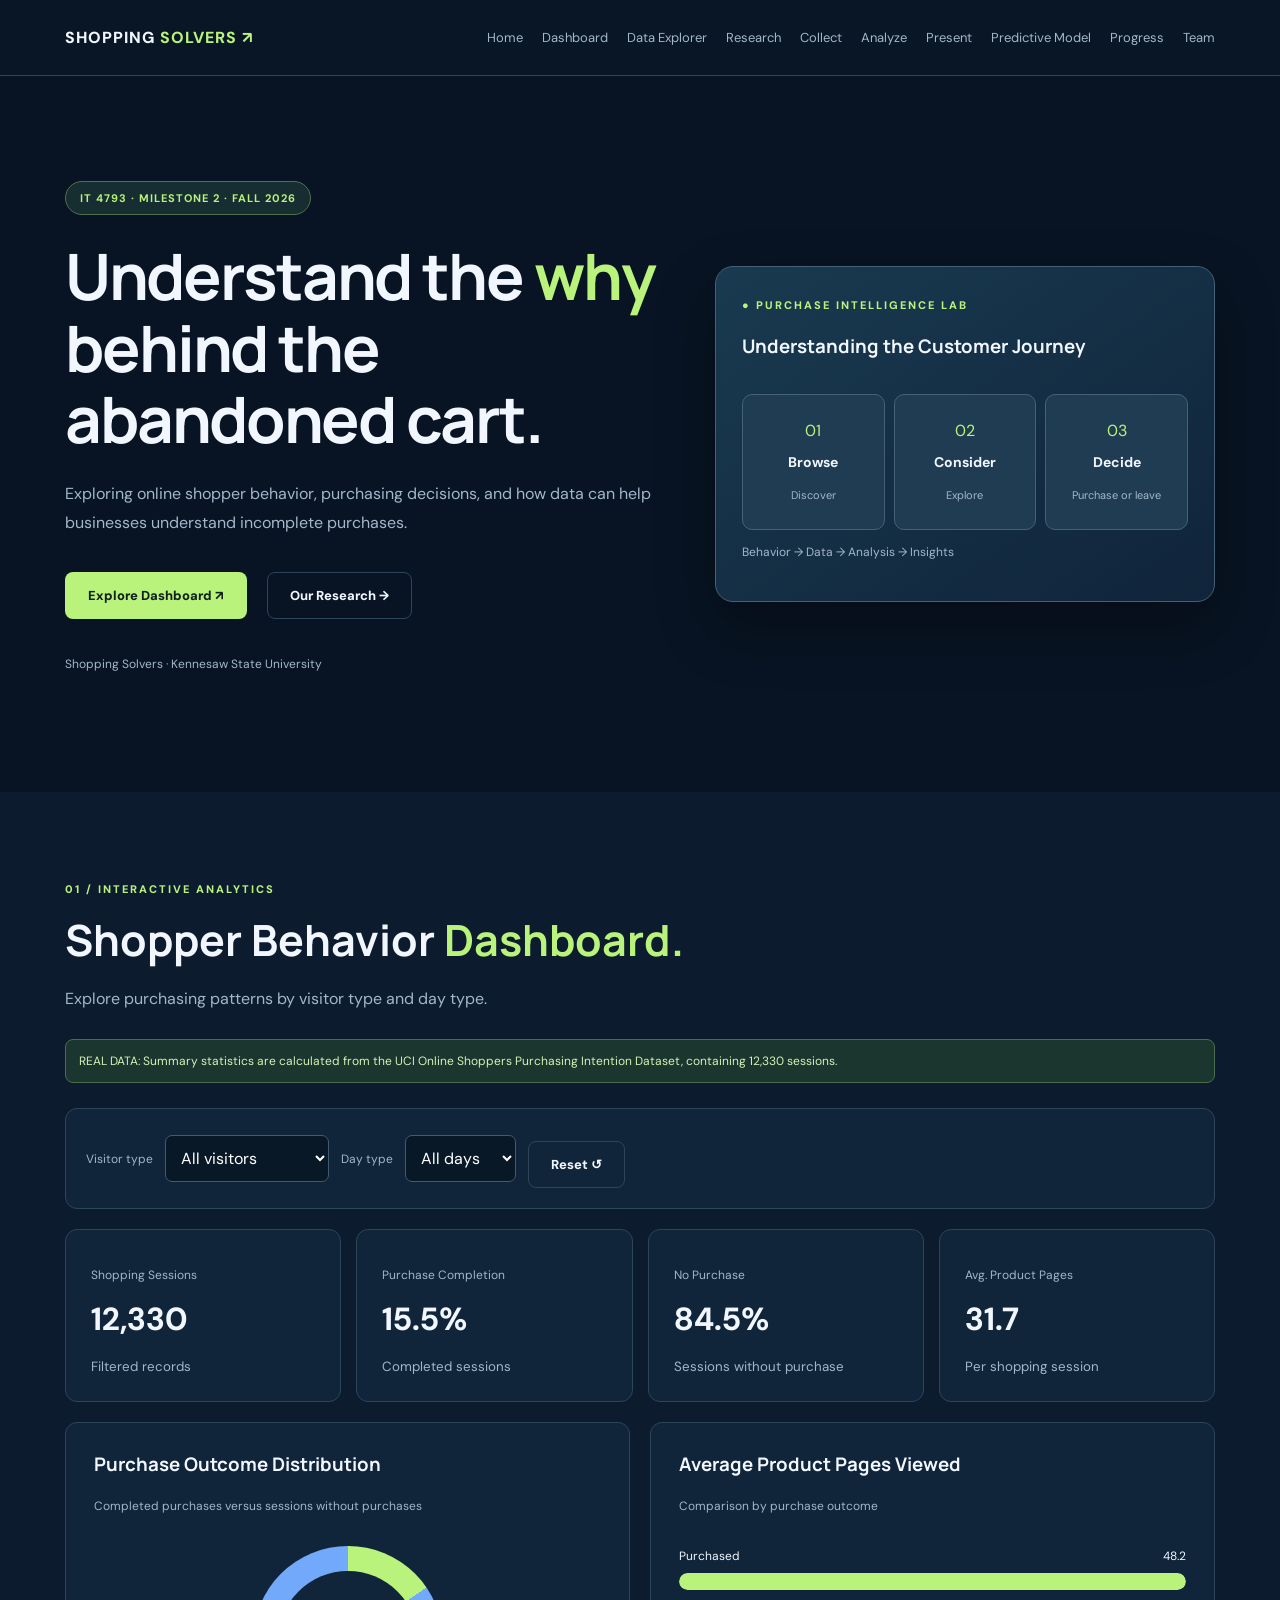
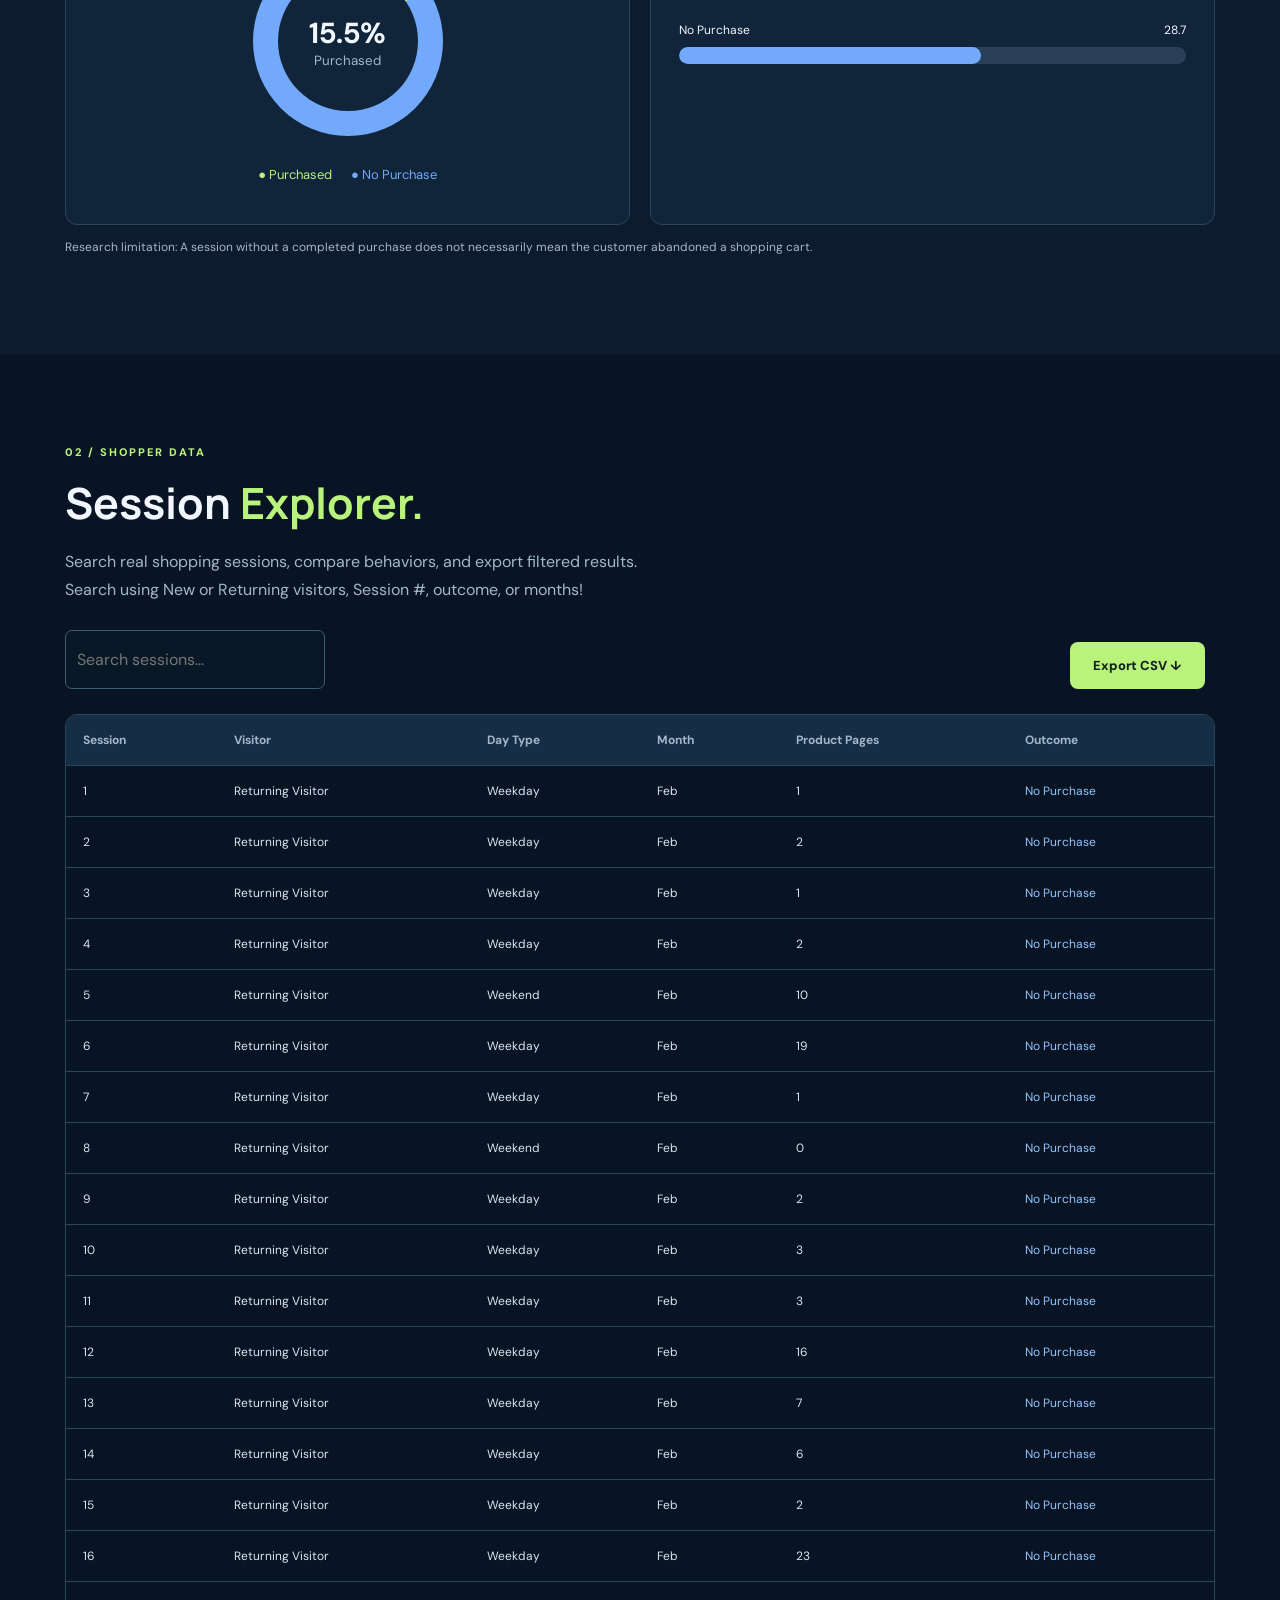
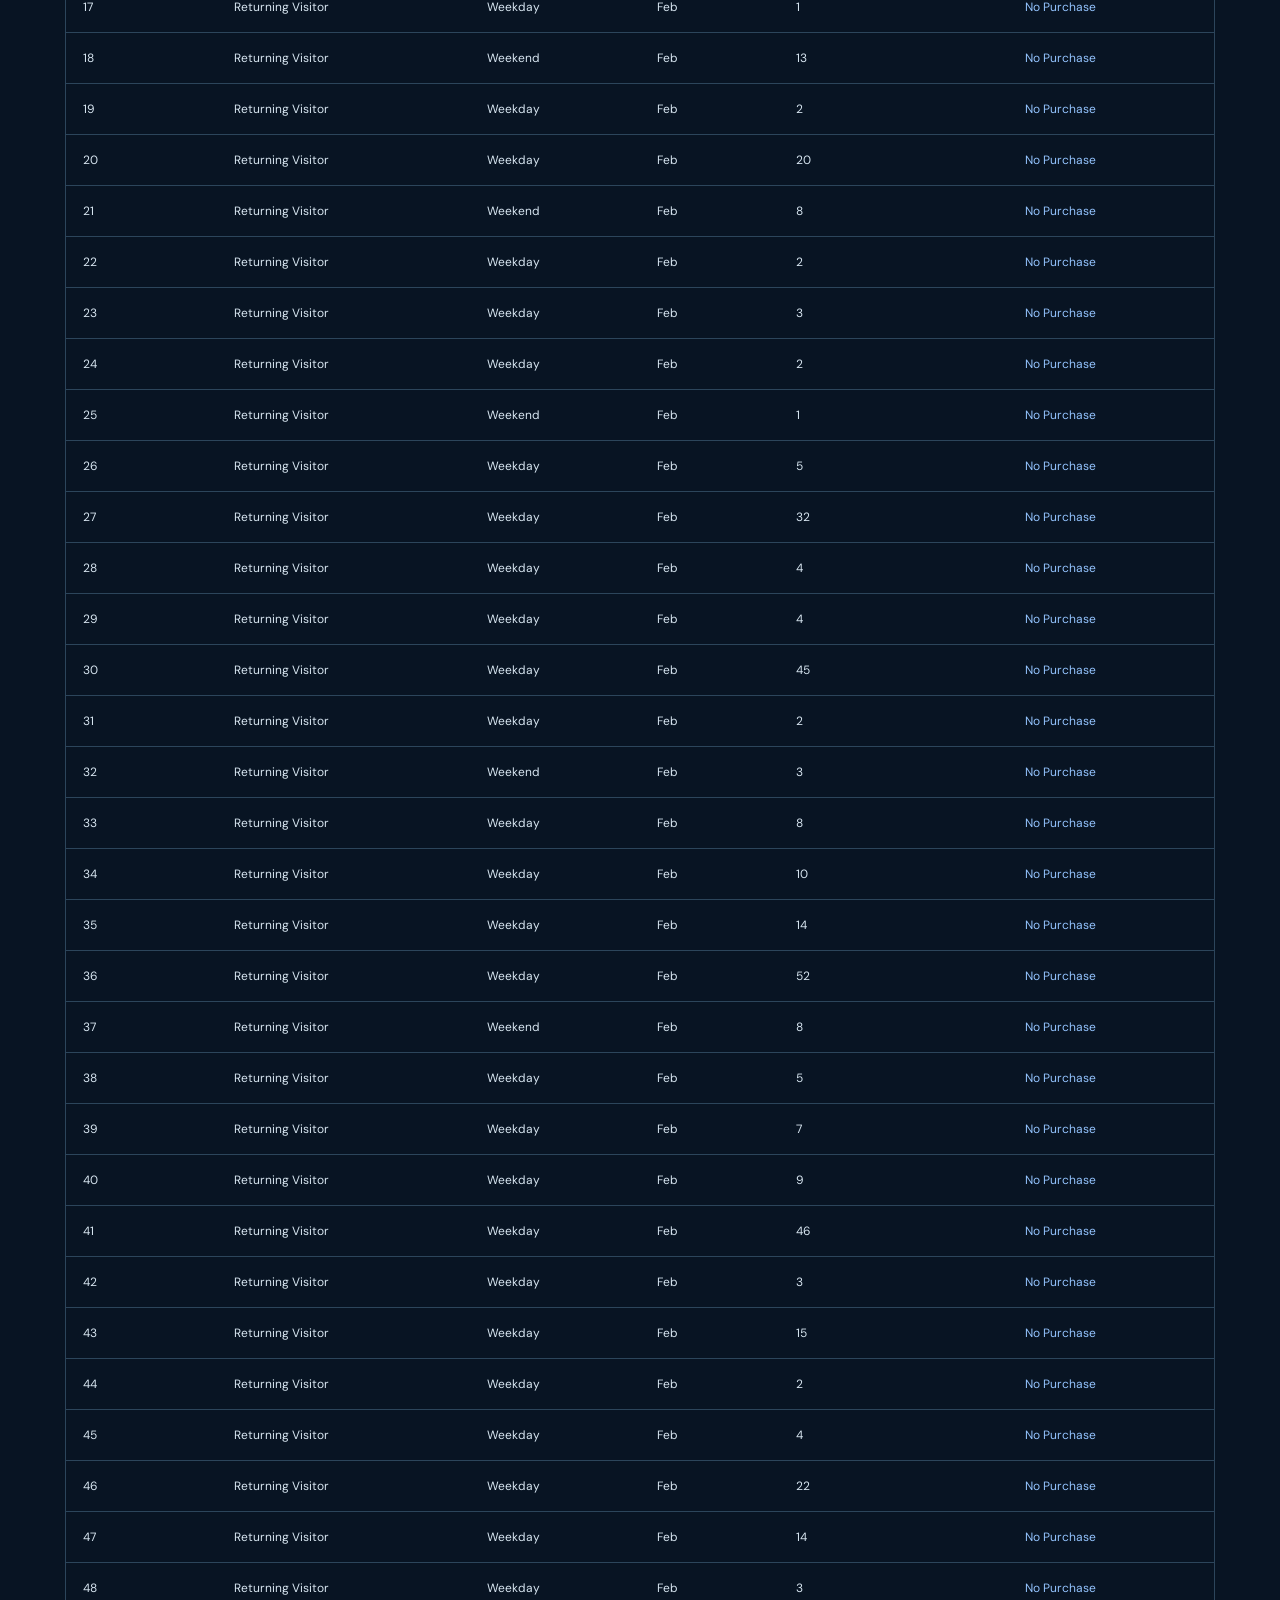
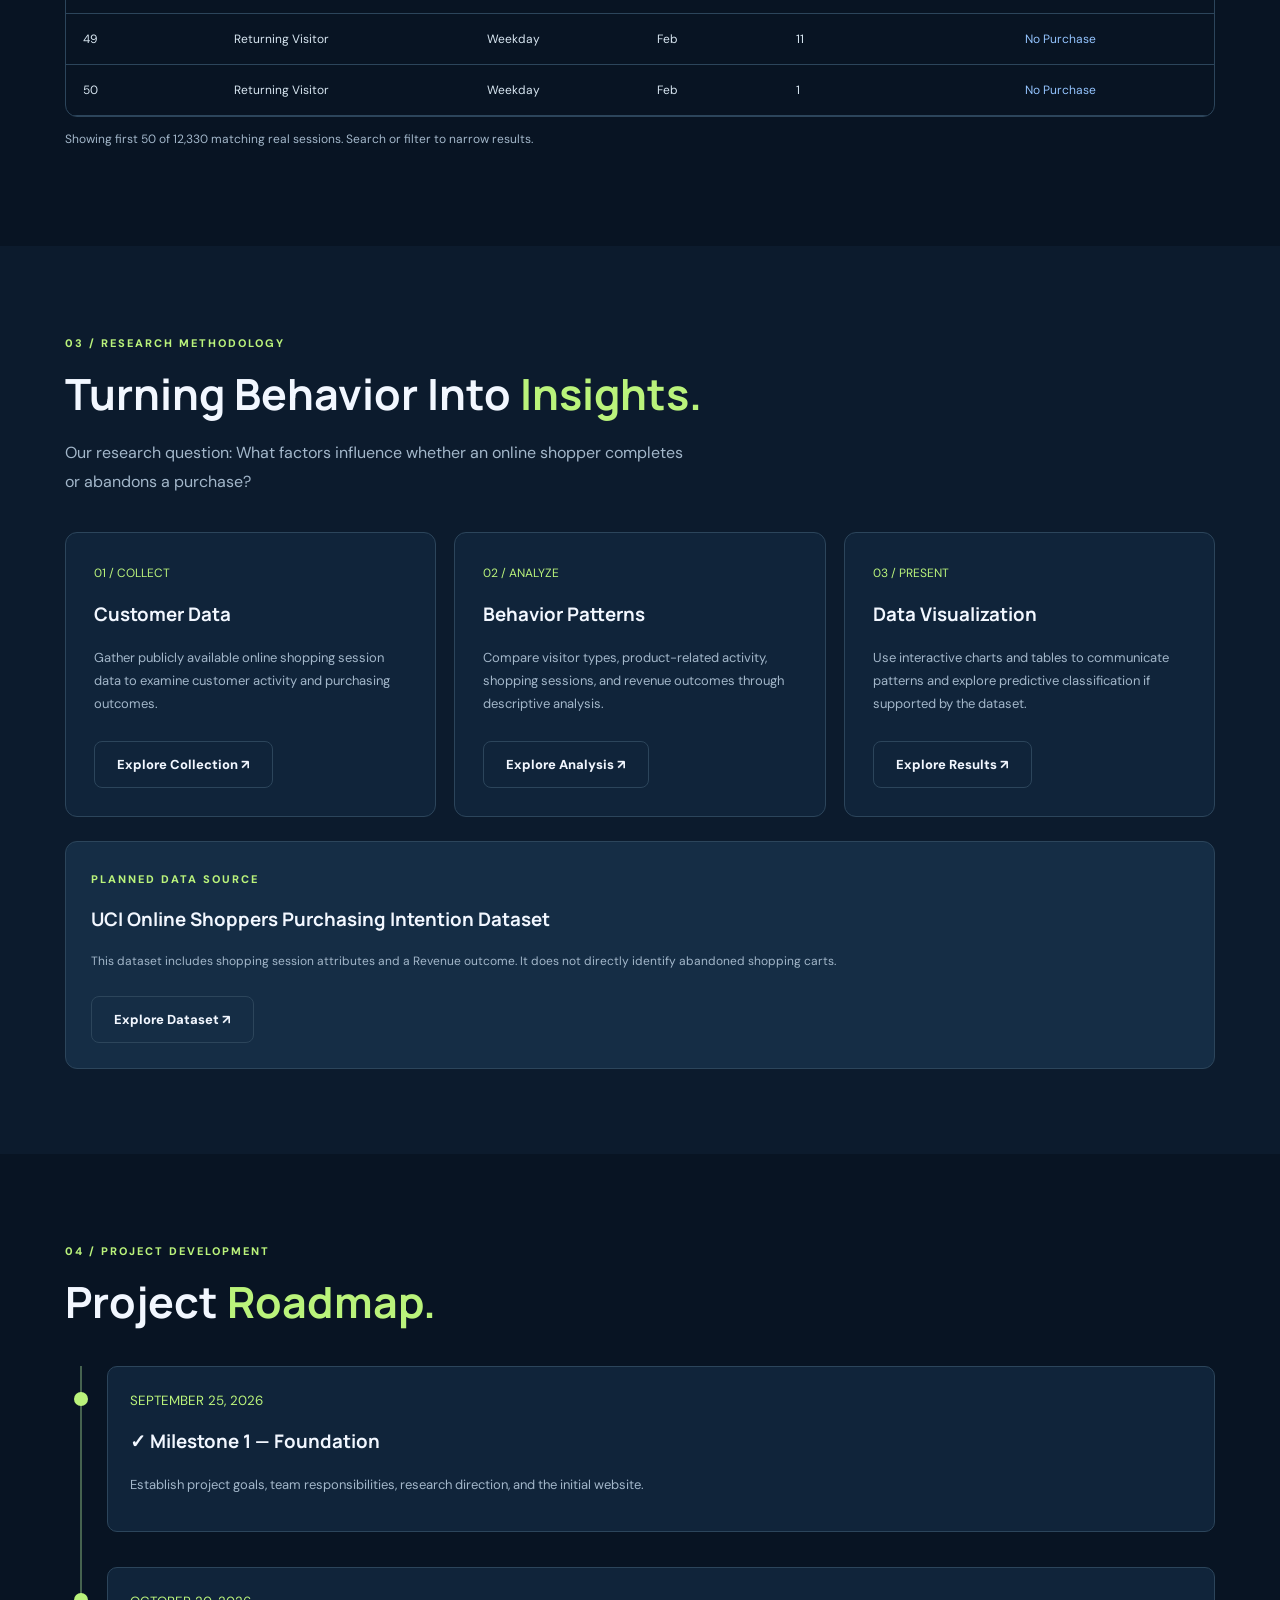
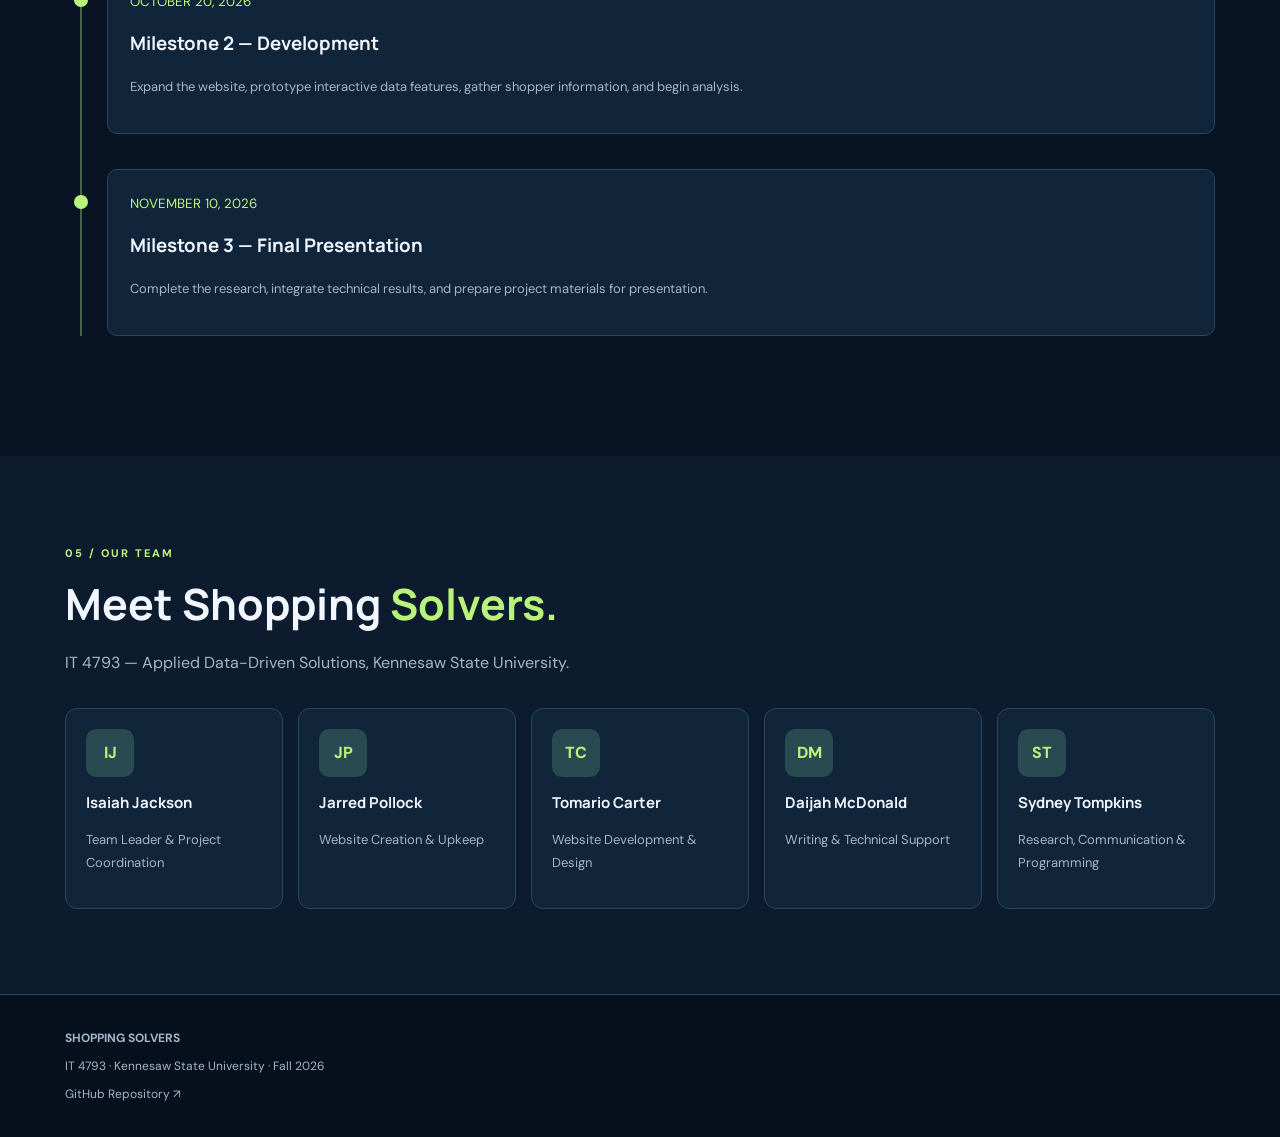
<file: index.html>
<!DOCTYPE html>
<html lang="en">
<head>
  <meta charset="UTF-8">
  <meta name="viewport" content="width=device-width, initial-scale=1.0">
  <meta name="description" content="Shopping Solvers research project exploring online purchasing behavior and incomplete purchases.">
  <title>Shopping Solvers | Purchase Intelligence</title>
  <link rel="stylesheet" href="style.css">
  <script src="script.js" defer></script>
</head>
<body>
  <header class="site-header">
    <div class="container nav">
      <a class="logo" href="#home">SHOPPING <span>SOLVERS ↗</span></a>
      <nav aria-label="Main navigation">
        <a href="index.html#home">Home</a>
        <a href="index.html#dashboard">Dashboard</a>
        <a href="index.html#explorer">Data Explorer</a>
        <a href="index.html#research">Research</a>
        <a href="collect.html">Collect</a>
        <a href="analyze.html">Analyze</a>
        <a href="present.html">Present</a>
        <a href="predictive.html">Predictive Model</a>
        <a href="index.html#progress">Progress</a>
        <a href="index.html#team">Team</a>
      </nav>
    </div>
  </header>

  <main>
    <section class="hero container" id="home">
      <div>
        <span class="tag">IT 4793 · MILESTONE 2 · FALL 2026</span>
        <h1>Understand the <span class="green">why</span> behind the abandoned cart.</h1>
        <p>
          Exploring online shopper behavior, purchasing decisions,
          and how data can help businesses understand incomplete purchases.
        </p>
        <div class="hero-actions">
          <a class="btn" href="#dashboard">Explore Dashboard ↗</a>
          <a class="btn outline" href="#research">Our Research →</a>
        </div>
        <p class="hero-credit">Shopping Solvers · Kennesaw State University</p>
      </div>

      <div class="visual">
        <span class="kicker">● PURCHASE INTELLIGENCE LAB</span>
        <h3>Understanding the Customer Journey</h3>
        <div class="journey">
          <div><span>01</span><strong>Browse</strong><small>Discover</small></div>
          <div><span>02</span><strong>Consider</strong><small>Explore</small></div>
          <div><span>03</span><strong>Decide</strong><small>Purchase or leave</small></div>
        </div>
        <p class="note">Behavior → Data → Analysis → Insights</p>
      </div>
    </section>

    <section class="section alt" id="dashboard">
      <div class="container">
        <span class="kicker">01 / INTERACTIVE ANALYTICS</span>
        <h2>Shopper Behavior <span class="green">Dashboard.</span></h2>
        <p class="subtitle">Explore purchasing patterns by visitor type and day type.</p>

        <div class="notice">
           REAL DATA: Summary statistics are calculated from the UCI Online
  Shoppers Purchasing Intention Dataset, containing 12,330 sessions.
        </div>

        <div class="filters">
          <label for="visitor">Visitor type</label>
          <select id="visitor">
            <option value="all">All visitors</option>
            <option value="Returning_Visitor">Returning visitor</option>
            <option value="New_Visitor">New visitor</option>
            <option value="Other">Other</option>
          </select>

          <label for="dayType">Day type</label>
          <select id="dayType">
            <option value="all">All days</option>
            <option value="weekend">Weekend</option>
            <option value="weekday">Weekday</option>
          </select>

          <button class="btn outline" id="resetFilters">Reset ↺</button>
        </div>

        <div class="stats">
          <article class="card">
            <p>Shopping Sessions</p>
            <strong id="sessions">0</strong>
            <small>Filtered records</small>
          </article>
          <article class="card">
            <p>Purchase Completion</p>
            <strong id="completed">0%</strong>
            <small>Completed sessions</small>
          </article>
          <article class="card">
            <p>No Purchase</p>
            <strong id="notcompleted">0%</strong>
            <small>Sessions without purchase</small>
          </article>
          <article class="card">
            <p>Avg. Product Pages</p>
            <strong id="pages">0</strong>
            <small>Per shopping session</small>
          </article>
        </div>

        <div class="charts">
          <article class="chart">
            <h3>Purchase Outcome Distribution</h3>
            <p class="note">Completed purchases versus sessions without purchases</p>
            <div class="donut" id="donut">
              <div><strong id="donutText">0%</strong><small>Purchased</small></div>
            </div>
            <p class="legend">
              <span class="green">● Purchased</span>
              <span class="blue">● No Purchase</span>
            </p>
          </article>

          <article class="chart">
            <h3>Average Product Pages Viewed</h3>
            <p class="note">Comparison by purchase outcome</p>
            <div class="bar-row">
              <label>Purchased <span id="yesPages">0</span></label>
              <div class="track"><div class="fill" id="yesBar"></div></div>
            </div>
            <div class="bar-row">
              <label>No Purchase <span id="noPages">0</span></label>
              <div class="track"><div class="fill blue-fill" id="noBar"></div></div>
            </div>
          </article>
        </div>

        <p class="note">
          Research limitation: A session without a completed purchase
          does not necessarily mean the customer abandoned a shopping cart.
        </p>
      </div>
    </section>

    <section class="section" id="explorer">
      <div class="container">
        <span class="kicker">02 / SHOPPER DATA</span>
        <h2>Session <span class="green">Explorer.</span></h2>
        <p class="subtitle">
          Search real shopping sessions, compare behaviors,
          and export filtered results.
          Search using New or Returning visitors, Session #, outcome, or months!
        </p>

        <div class="toolbar">
          <input id="search" type="search" placeholder="Search sessions..." aria-label="Search sessions">
          <button class="btn" id="exportCSV">Export CSV ↓</button>
        </div>

        <div class="tablebox">
          <table>
            <thead>
              <tr>
                <th>Session</th>
                <th>Visitor</th>
                <th>Day Type</th>
                <th>Month</th>
                <th>Product Pages</th>
                <th>Outcome</th>
              </tr>
            </thead>
            <tbody id="rows"></tbody>
          </table>
        </div>
        <p id="rowCount" class="note" aria-live="polite"></p>
        <p class="note">
        </p>
      </div>
    </section>

    <section class="section alt" id="research">
      <div class="container">
        <span class="kicker">03 / RESEARCH METHODOLOGY</span>
        <h2>Turning Behavior Into <span class="green">Insights.</span></h2>
        <p class="subtitle">
          Our research question: What factors influence whether an
          online shopper completes or abandons a purchase?
        </p>

        <div class="grid3">
          <article class="research-card"><span>01 / COLLECT</span><h3>Customer Data</h3><p>Gather publicly available online shopping session data to examine customer activity and purchasing outcomes.</p><a class="btn outline" href="collect.html">Explore Collection ↗</a></article>
          <article class="research-card"><span>02 / ANALYZE</span><h3>Behavior Patterns</h3><p>Compare visitor types, product-related activity, shopping sessions, and revenue outcomes through descriptive analysis.</p><a class="btn outline" href="analyze.html">Explore Analysis ↗</a></article>
          <article class="research-card"><span>03 / PRESENT</span><h3>Data Visualization</h3><p>Use interactive charts and tables to communicate patterns and explore predictive classification if supported by the dataset.</p><a class="btn outline" href="present.html">Explore Results ↗</a></article>
        </div>

        <div class="source">
          <span class="kicker">PLANNED DATA SOURCE</span>
          <h3>UCI Online Shoppers Purchasing Intention Dataset</h3>
          <p class="note">
            This dataset includes shopping session attributes and a Revenue outcome.
            It does not directly identify abandoned shopping carts.
          </p>
          <a class="btn outline" target="_blank" rel="noopener noreferrer"
             href="https://archive.ics.uci.edu/dataset/468/online+shoppers+purchasing+intention+dataset">
            Explore Dataset ↗
          </a>
        </div>
      </div>
    </section>

    <section class="section" id="progress">
      <div class="container">
        <span class="kicker">04 / PROJECT DEVELOPMENT</span>
        <h2>Project <span class="green">Roadmap.</span></h2>
        <div class="timeline">
          <article>
            <small>SEPTEMBER 25, 2026</small>
            <h3>✓ Milestone 1 — Foundation</h3>
            <p>Establish project goals, team responsibilities, research direction, and the initial website.</p>
          </article>
          <article>
            <small>OCTOBER 20, 2026</small>
            <h3>Milestone 2 — Development</h3>
            <p>Expand the website, prototype interactive data features, gather shopper information, and begin analysis.</p>
          </article>
          <article>
            <small>NOVEMBER 10, 2026</small>
            <h3>Milestone 3 — Final Presentation</h3>
            <p>Complete the research, integrate technical results, and prepare project materials for presentation.</p>
          </article>
        </div>
      </div>
    </section>

    <section class="section alt" id="team">
      <div class="container">
        <span class="kicker">05 / OUR TEAM</span>
        <h2>Meet Shopping <span class="green">Solvers.</span></h2>
        <p class="subtitle">IT 4793 — Applied Data-Driven Solutions, Kennesaw State University.</p>
        <div class="team">
          <article class="member"><div class="avatar">IJ</div><h3>Isaiah Jackson</h3><p>Team Leader & Project Coordination</p></article>
          <article class="member"><div class="avatar">JP</div><h3>Jarred Pollock</h3><p>Website Creation & Upkeep</p></article>
          <article class="member"><div class="avatar">TC</div><h3>Tomario Carter</h3><p>Website Development & Design</p></article>
          <article class="member"><div class="avatar">DM</div><h3>Daijah McDonald</h3><p>Writing & Technical Support</p></article>
          <article class="member"><div class="avatar">ST</div><h3>Sydney Tompkins</h3><p>Research, Communication & Programming</p></article>
        </div>
      </div>
    </section>
  </main>

  <footer>
    <div class="container">
      <strong>SHOPPING SOLVERS</strong>
      <p>IT 4793 · Kennesaw State University · Fall 2026</p>
      <a href="https://github.com/IJackson12/Test-repository"
         target="_blank" rel="noopener noreferrer">GitHub Repository ↗</a>
    </div>
  </footer>
</body>
</html>
</file>
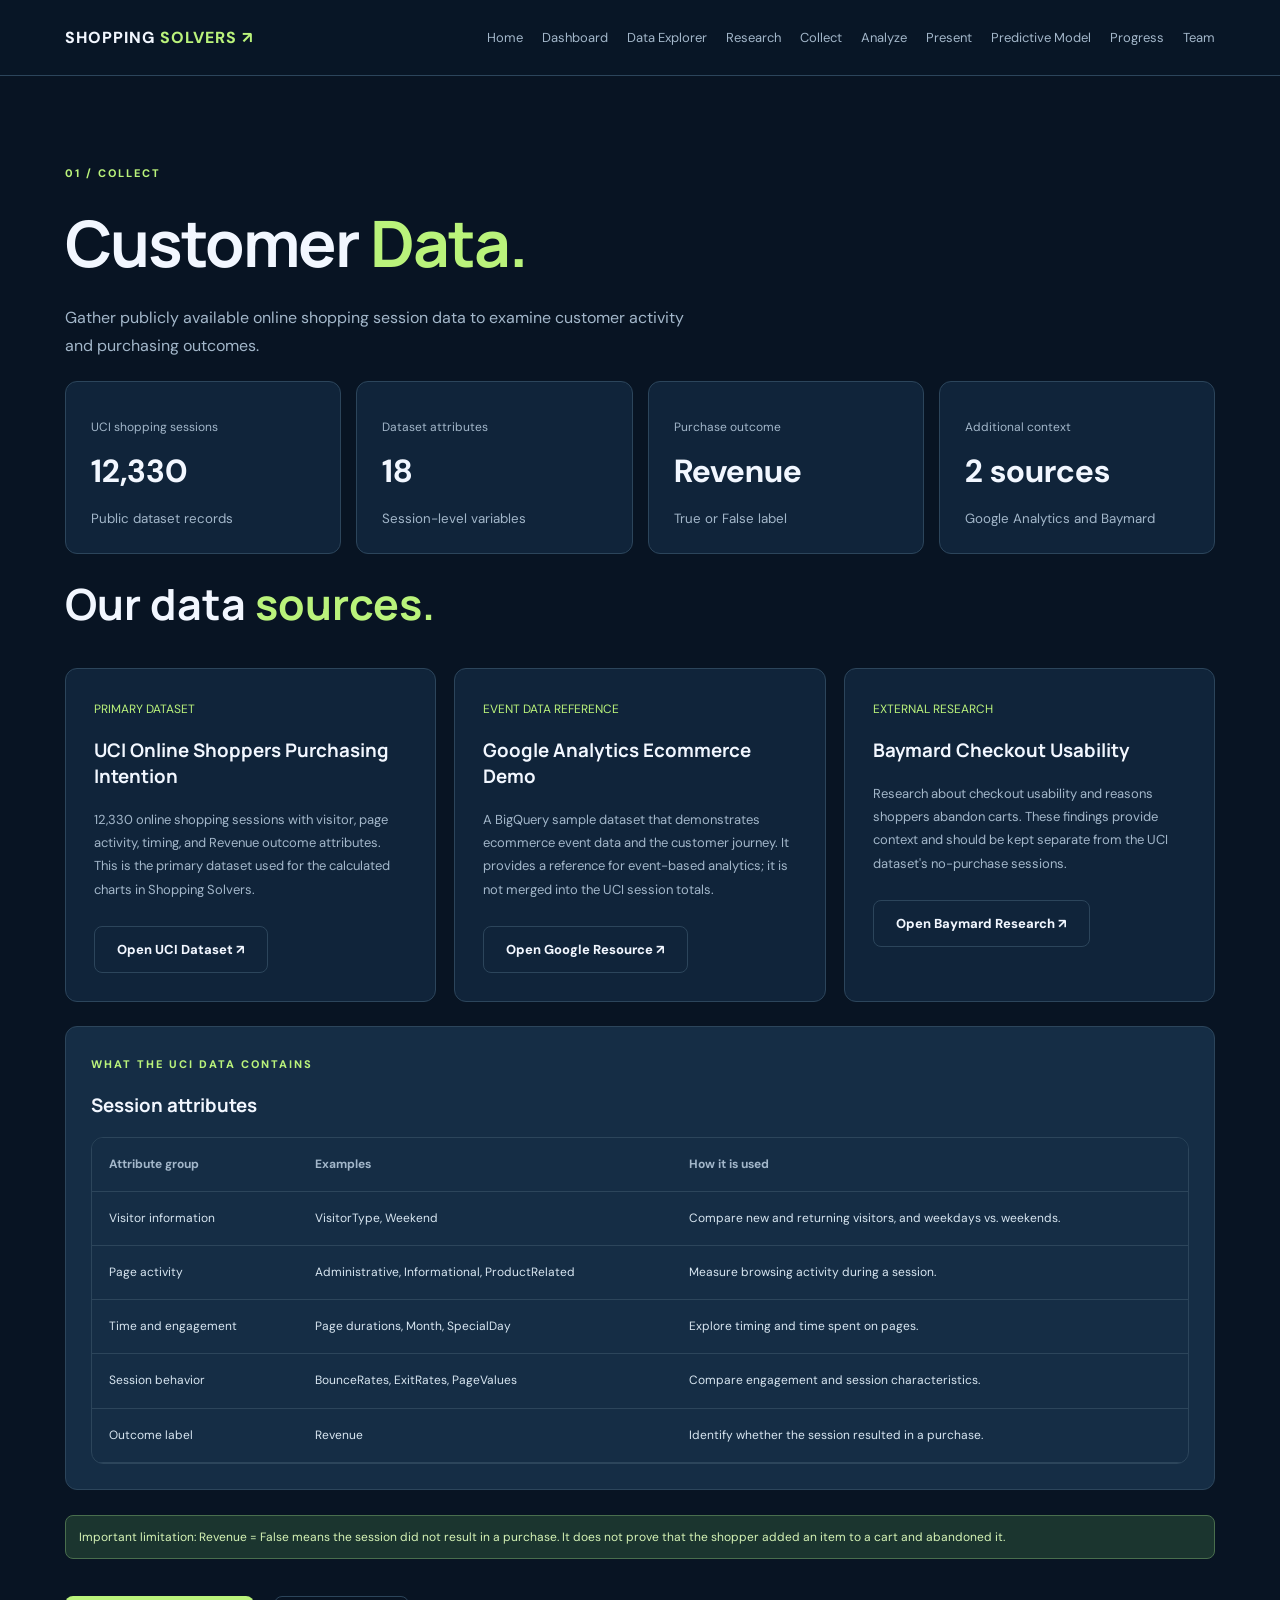
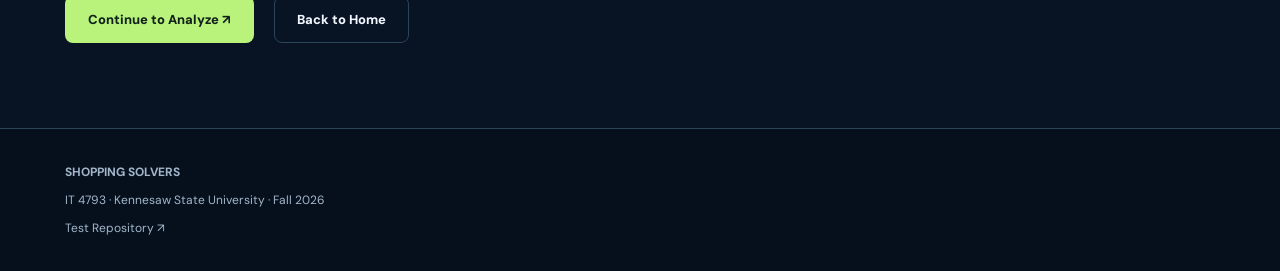
<file: collect.html>
<!DOCTYPE html>
<html lang="en">
  <head>
    <meta charset="UTF-8">
    <meta name="viewport" content="width=device-width, initial-scale=1">
    <meta name="description" content="Shopping Solvers customer data sources and collection methods">
    <title>Collect | Shopping Solvers</title>
    <link rel="stylesheet" href="style.css">
  </head>
  
  <body>
     <header class="site-header">
      <div class="container nav">
        <a class="logo" href="#home">SHOPPING <span>SOLVERS ↗</span></a>
        <nav aria-label="Main navigation">
          <a href="index.html#home">Home</a>
          <a href="index.html#dashboard">Dashboard</a>
          <a href="index.html#explorer">Data Explorer</a>
          <a href="index.html#research">Research</a>
          <a href="collect.html">Collect</a>
          <a href="analyze.html">Analyze</a>
          <a href="present.html">Present</a>
          <a href="predictive.html">Predictive Model</a>
          <a href="index.html#progress">Progress</a>
          <a href="index.html#team">Team</a>
        </nav>
      </div>
    </header>
    
    <main>
      <section class="section">
        <div class="container"><span class="kicker">01 / COLLECT</span>
          <h1>Customer <span class="green">Data.</span></h1>
          <p class="subtitle">Gather publicly available online shopping session data to examine customer activity and purchasing outcomes.</p>
          <div class="stats">
            <article class="card">
              <p>UCI shopping sessions</p>
              <strong>12,330</strong>
              <small>Public dataset records</small>
            </article>
            <article class="card">
              <p>Dataset attributes</p>
              <strong>18</strong>
              <small>Session-level variables</small>
            </article>
            <article class="card">
              <p>Purchase outcome</p>
              <strong>Revenue</strong>
              <small>True or False label</small>
            </article>
            <article class="card">
              <p>Additional context</p>
              <strong>2 sources</strong>
              <small>Google Analytics and Baymard</small>
            </article>
          </div>
          <h2>Our data <span class="green">sources.</span></h2>
          <div class="grid3">
            <article class="research-card"><span>PRIMARY DATASET</span>
              <h3>UCI Online Shoppers Purchasing Intention</h3>
              <p>12,330 online shopping sessions with visitor, page activity, timing, and Revenue outcome attributes. This is the primary dataset used for the calculated charts in Shopping Solvers.</p>
              <a class="btn outline" href="https://doi.org/10.24432/C5F88Q" target="_blank" rel="noopener">Open UCI Dataset ↗</a>
            </article>
            <article class="research-card"><span>EVENT DATA REFERENCE</span>
              <h3>Google Analytics Ecommerce Demo</h3>
              <p>A BigQuery sample dataset that demonstrates ecommerce event data and the customer journey. It provides a reference for event-based analytics; it is not merged into the UCI session totals.</p>
              <a class="btn outline" href="https://developers.google.com/analytics/bigquery/web-ecommerce-demo-dataset" target="_blank" rel="noopener">Open Google Resource ↗</a>
            </article>
            <article class="research-card"><span>EXTERNAL RESEARCH</span>
              <h3>Baymard Checkout Usability</h3>
              <p>Research about checkout usability and reasons shoppers abandon carts. These findings provide context and should be kept separate from the UCI dataset's no-purchase sessions.</p>
              <a class="btn outline" href="https://baymard.com/research/checkout-usability" target="_blank" rel="noopener">Open Baymard Research ↗</a>
            </article>
            </div>
            <div class="source"><span class="kicker">WHAT THE UCI DATA CONTAINS</span>
              <h3>Session attributes</h3><div class="tablebox">
                <table>
                  <thead>
                    <tr>
                      <th>Attribute group</th>
                      <th>Examples</th>
                      <th>How it is used</th>
                    </tr>
                  </thead>
                  <tbody>
                    <tr>
                      <td>Visitor information</td>
                      <td>VisitorType, Weekend</td>
                      <td>Compare new and returning visitors, and weekdays vs. weekends.</td>
                    </tr>
                    <tr><td>Page activity</td>
                      <td>Administrative, Informational, ProductRelated</td>
                      <td>Measure browsing activity during a session.</td>
                    </tr>
                    <tr>
                      <td>Time and engagement</td>
                      <td>Page durations, Month, SpecialDay</td>
                      <td>Explore timing and time spent on pages.</td>
                    </tr>
                    <tr>
                      <td>Session behavior</td>
                      <td>BounceRates, ExitRates, PageValues</td>
                      <td>Compare engagement and session characteristics.</td>
                    </tr>
                    <tr>
                      <td>Outcome label</td>
                      <td>Revenue</td>
                      <td>Identify whether the session resulted in a purchase.</td>
                    </tr>
                  </tbody>
                </table>
              </div>
            </div>
            <div class="notice">Important limitation: Revenue = False means the session did not result in a purchase. It does not prove that the shopper added an item to a cart and abandoned it.</div>
            <div class="hero-actions">
              <a class="btn" href="analyze.html">Continue to Analyze ↗</a>
              <a class="btn outline" href="index.html">Back to Home</a>
            </div>
        </div>
      </section>
    </main>
    <footer>
      <div class="container">
        <strong>SHOPPING SOLVERS</strong>
        <p>IT 4793 · Kennesaw State University · Fall 2026</p>
        <a href="https://github.com/IJackson12/Test-repository" target="_blank" rel="noopener noreferrer">Test Repository ↗</a>
      </div>
    </footer>
  </body>
</html>
</file>
<file: style.css>
@import url('https://fonts.googleapis.com/css2?family=DM+Sans:wght@400;500;600;700&family=Manrope:wght@400;600;700;800&display=swap');

:root {
  --bg: #081423;
  --panel: #10243a;
  --panel2: #152d45;
  --line: #2c455b;
  --white: #f2f7ff;
  --muted: #a3b7ca;
  --green: #baf37b;
  --blue: #72a9fa;
}

* { box-sizing: border-box; }

html { scroll-behavior: smooth; }

body {
  margin: 0;
  background: var(--bg);
  color: var(--white);
  font-family: 'DM Sans', sans-serif;
}

h1, h2, h3 { font-family: Manrope, sans-serif; }
a { color: inherit; text-decoration: none; }
button, input, select { font: inherit; }
button { cursor: pointer; }
.container { width: min(1150px, 92%); margin: auto; }
.green { color: var(--green); }
.blue { color: var(--blue); }

.site-header {
  position: sticky;
  top: 0;
  z-index: 10;
  background: #091727ee;
  backdrop-filter: blur(12px);
  border-bottom: 1px solid var(--line);
}

.nav {
  min-height: 75px;
  display: flex;
  align-items: center;
  justify-content: space-between;
  gap: 20px;
}

.logo {
  font-weight: 800;
  letter-spacing: 1px;
}

.logo span { color: var(--green); }

nav { display: flex; gap: 19px; flex-wrap: wrap; }
nav a { font-size: 12px; color: var(--muted); }
nav a:hover { color: var(--green); }

.hero {
  padding: 105px 0;
  display: grid;
  grid-template-columns: 1.2fr 1fr;
  gap: 50px;
  align-items: center;
}

.tag {
  display: inline-block;
  color: var(--green);
  border: 1px solid #52704c;
  background: #162d32;
  border-radius: 30px;
  padding: 9px 14px;
  font-size: 11px;
  font-weight: 700;
  letter-spacing: 1px;
}

h1 {
  font-size: clamp(40px, 5vw, 68px);
  line-height: 1.12;
  letter-spacing: -2px;
  margin: 25px 0;
}

.hero p, .subtitle {
  color: var(--muted);
  line-height: 1.8;
  max-width: 620px;
}

.hero-credit { font-size: 12px; margin-top: 35px; }

.btn {
  display: inline-block;
  background: var(--green);
  color: #10211b;
  padding: 14px 22px;
  border: 1px solid transparent;
  border-radius: 8px;
  font-weight: 800;
  font-size: 13px;
  margin: 12px 10px 0 0;
  transition: transform .2s, filter .2s;
}

.btn:hover {
  filter: brightness(1.12);
  transform: translateY(-2px);
}

.btn.outline {
  background: transparent;
  color: var(--white);
  border-color: var(--line);
}

.visual {
  padding: 26px;
  border-radius: 18px;
  background: linear-gradient(145deg, #193a50, #10243a);
  border: 1px solid #456174;
  box-shadow: 0 25px 60px #0005;
}

.journey {
  display: grid;
  grid-template-columns: repeat(3, 1fr);
  gap: 9px;
  margin-top: 35px;
}

.journey div {
  padding: 25px 10px;
  background: #203c53;
  border: 1px solid #466077;
  border-radius: 10px;
  text-align: center;
}

.journey strong { display: block; margin: 12px 0; font-size: 14px; }
.journey span { color: var(--green); }
.journey small { color: var(--muted); font-size: 11px; }

.section {
  padding: 85px 0;
  scroll-margin-top: 80px;
}

.alt { background: #0c1b2d; }

.kicker {
  color: var(--green);
  font-size: 11px;
  letter-spacing: 2px;
  font-weight: 800;
}

h2 {
  font-size: clamp(28px, 4vw, 43px);
  margin: 12px 0;
}

.notice {
  color: #d5f3b5;
  background: #1b352f;
  border: 1px solid #496e4d;
  padding: 13px;
  border-radius: 8px;
  font-size: 12px;
  margin: 25px 0;
}

.filters {
  display: flex;
  gap: 12px;
  flex-wrap: wrap;
  align-items: center;
  padding: 20px;
  background: var(--panel);
  border: 1px solid var(--line);
  border-radius: 12px;
  margin: 20px 0;
}

.filters label { font-size: 12px; color: var(--muted); }

select, input {
  padding: 11px;
  background: #091827;
  color: white;
  border: 1px solid #405b72;
  border-radius: 7px;
}

.stats {
  display: grid;
  grid-template-columns: repeat(4, 1fr);
  gap: 15px;
  margin: 20px 0;
}

.card, .chart, .research-card, .member {
  background: var(--panel);
  border: 1px solid var(--line);
  border-radius: 12px;
}

.card { padding: 25px; }
.card p { color: var(--muted); font-size: 12px; }
.card strong { display: block; font-size: 32px; margin: 15px 0; }
.card small { color: var(--muted); }

.charts {
  display: grid;
  grid-template-columns: 1fr 1fr;
  gap: 20px;
  margin-top: 20px;
}

.chart { padding: 28px; }
.chart h3 { margin-top: 0; }

.donut {
  width: 190px;
  height: 190px;
  border-radius: 50%;
  margin: 30px auto;
  display: grid;
  place-items: center;
  background: conic-gradient(var(--green) 0 50%, var(--blue) 50% 100%);
}

.donut div {
  background: var(--panel);
  width: 140px;
  height: 140px;
  border-radius: 50%;
  display: flex;
  flex-direction: column;
  align-items: center;
  justify-content: center;
}

.donut strong { font-size: 29px; }
.donut small { color: var(--muted); }
.legend { text-align: center; font-size: 13px; }
.legend span { margin: 0 8px; }

.bar-row { margin: 32px 0; }

.bar-row label {
  display: flex;
  justify-content: space-between;
  font-size: 12px;
  margin-bottom: 9px;
}

.track {
  height: 17px;
  background: #294057;
  border-radius: 20px;
  overflow: hidden;
}

.fill {
  height: 100%;
  width: 0;
  background: var(--green);
  border-radius: 20px;
  transition: width .4s ease;
}

.blue-fill { background: var(--blue); }

.note {
  font-size: 12px;
  color: var(--muted);
  line-height: 1.7;
}

.toolbar {
  display: flex;
  justify-content: space-between;
  gap: 15px;
  flex-wrap: wrap;
  margin: 25px 0;
}

.toolbar input { min-width: 260px; }

.tablebox {
  overflow-x: auto;
  border: 1px solid var(--line);
  border-radius: 12px;
}

table {
  width: 100%;
  border-collapse: collapse;
  min-width: 650px;
}

th, td {
  padding: 17px;
  text-align: left;
  border-bottom: 1px solid var(--line);
  font-size: 12px;
}

th { background: var(--panel2); color: var(--muted); }
td { color: #d8e6f1; }
.yes { color: var(--green); }
.no { color: #94c4ff; }

.grid3 {
  display: grid;
  grid-template-columns: repeat(3, 1fr);
  gap: 18px;
  margin-top: 35px;
}

.research-card { padding: 28px; }
.research-card span { color: var(--green); font-size: 12px; }

.research-card p, .member p, .timeline p {
  color: var(--muted);
  font-size: 13px;
  line-height: 1.8;
}

.source {
  background: var(--panel2);
  border: 1px solid var(--line);
  padding: 25px;
  border-radius: 12px;
  margin-top: 20px;
}

.timeline {
  border-left: 2px solid #46634f;
  margin: 35px 0 0 15px;
}

.timeline article {
  position: relative;
  margin: 0 0 35px 25px;
  background: var(--panel);
  border: 1px solid var(--line);
  padding: 22px;
  border-radius: 10px;
}

.timeline article::before {
  content: "";
  position: absolute;
  left: -34px;
  top: 25px;
  width: 14px;
  height: 14px;
  border-radius: 50%;
  background: var(--green);
}

.timeline small { color: var(--green); }

.team {
  display: grid;
  grid-template-columns: repeat(5, 1fr);
  gap: 15px;
  margin-top: 30px;
}

.member { padding: 20px; }

.avatar {
  background: #2a4a51;
  color: var(--green);
  width: 48px;
  height: 48px;
  border-radius: 10px;
  display: grid;
  place-items: center;
  font-weight: 800;
}

.member h3 { font-size: 15px; }

footer {
  padding: 35px 0;
  background: #06101d;
  border-top: 1px solid var(--line);
  color: var(--muted);
  font-size: 12px;
}

footer a:hover { color: var(--green); }

@media (max-width: 850px) {
  .hero, .charts { grid-template-columns: 1fr; }
  .stats { grid-template-columns: repeat(2, 1fr); }
  .grid3 { grid-template-columns: 1fr; }
  .team { grid-template-columns: repeat(2, 1fr); }
  .nav { flex-direction: column; padding: 20px 0; }
  nav { justify-content: center; }
}

@media (max-width: 450px) {
  .stats { gap: 9px; }
  .card { padding: 14px; }
  .card strong { font-size: 24px; }
  .journey div { padding: 15px 5px; }
  .journey strong { font-size: 11px; }
  .team { grid-template-columns: 1fr; }
  .toolbar input { min-width: 0; width: 100%; }
}

.session-filters {
  display: flex;
  flex-wrap: wrap;
  align-items: center;
  gap: 10px;
  margin: 16px 0;
}

.session-filters label {
  font-weight: 600;
}

.session-filters select {
  padding: 8px 10px;
  border: 1px solid #ccc;
  border-radius: 6px;
  background: white;
  color: #222;
}

/* Collect / Analyze / Present pages */
.hero-actions{display:flex;gap:10px;flex-wrap:wrap;margin-top:22px}
.research-card .btn{margin-top:12px}
.chart canvas{max-height:330px}
.chart details{margin-top:18px;padding-top:14px;border-top:1px solid var(--line);color:var(--muted);font-size:13px}
.chart summary{cursor:pointer;color:var(--green);font-weight:700}
.source{margin-top:24px}
.source .tablebox{margin-top:16px}
.source table{min-width:0}
.source td,.source th{line-height:1.6}
.mermaid{background:#10243a;border:1px solid var(--line);border-radius:10px;padding:18px;overflow:auto;text-align:center}
.site-header nav a{font-size:13px}
@media(max-width:850px){.source table{min-width:620px}}


/* Predictive model page */
.model-intro { max-width: 850px; }
.model-grid { display:grid; grid-template-columns:repeat(4,1fr); gap:14px; margin:22px 0; }
.metric-card { background:var(--panel); border:1px solid var(--line); border-radius:12px; padding:20px; }
.metric-card span { display:block; color:var(--muted); font-size:12px; }
.metric-card strong { display:block; font-size:28px; margin:10px 0 5px; }
.model-panel { background:var(--panel); border:1px solid var(--line); border-radius:12px; padding:24px; margin:20px 0; }
.model-panel h2,.model-panel h3 { margin-top:0; }
.model-two { display:grid; grid-template-columns:1fr 1fr; gap:18px; }
.model-bars { display:grid; gap:12px; margin-top:18px; }
.model-bar-row { display:grid; grid-template-columns:minmax(130px, 1fr) 3fr 55px; gap:12px; align-items:center; font-size:12px; }
.model-track { height:12px; background:#294057; border-radius:20px; overflow:hidden; }
.model-fill { height:100%; background:var(--green); border-radius:20px; }
.model-fill.blue { background:var(--blue); }
.confusion { width:100%; border-collapse:collapse; margin-top:12px; min-width:0; }
.confusion th,.confusion td { text-align:center; padding:12px; border:1px solid var(--line); }
.confusion th { background:var(--panel2); }
.tree-output { display:grid; gap:8px; font-family:ui-monospace, SFMono-Regular, Consolas, monospace; font-size:12px; }
.tree-node { padding:10px 12px; border-left:3px solid var(--green); background:#0b1a2a; border-radius:5px; line-height:1.6; overflow-wrap:anywhere; }
.tree-node.leaf { border-left-color:var(--blue); }
.model-warning { background:#382d1b; border:1px solid #80663b; color:#f7dfae; padding:14px; border-radius:8px; font-size:13px; line-height:1.7; margin:16px 0; }
.model-good { background:#1b352f; border:1px solid #496e4d; color:#d5f3b5; padding:14px; border-radius:8px; font-size:13px; line-height:1.7; margin:16px 0; }
.model-small { color:var(--muted); font-size:12px; line-height:1.7; }
.model-status { margin:18px 0; }
.model-button { border:0; }
@media(max-width:850px){.model-grid{grid-template-columns:repeat(2,1fr)}.model-two{grid-template-columns:1fr}}
@media(max-width:560px){.model-grid{grid-template-columns:1fr 1fr}.model-bar-row{grid-template-columns:100px 1fr 45px;gap:7px}.metric-card strong{font-size:22px}}
</file>
